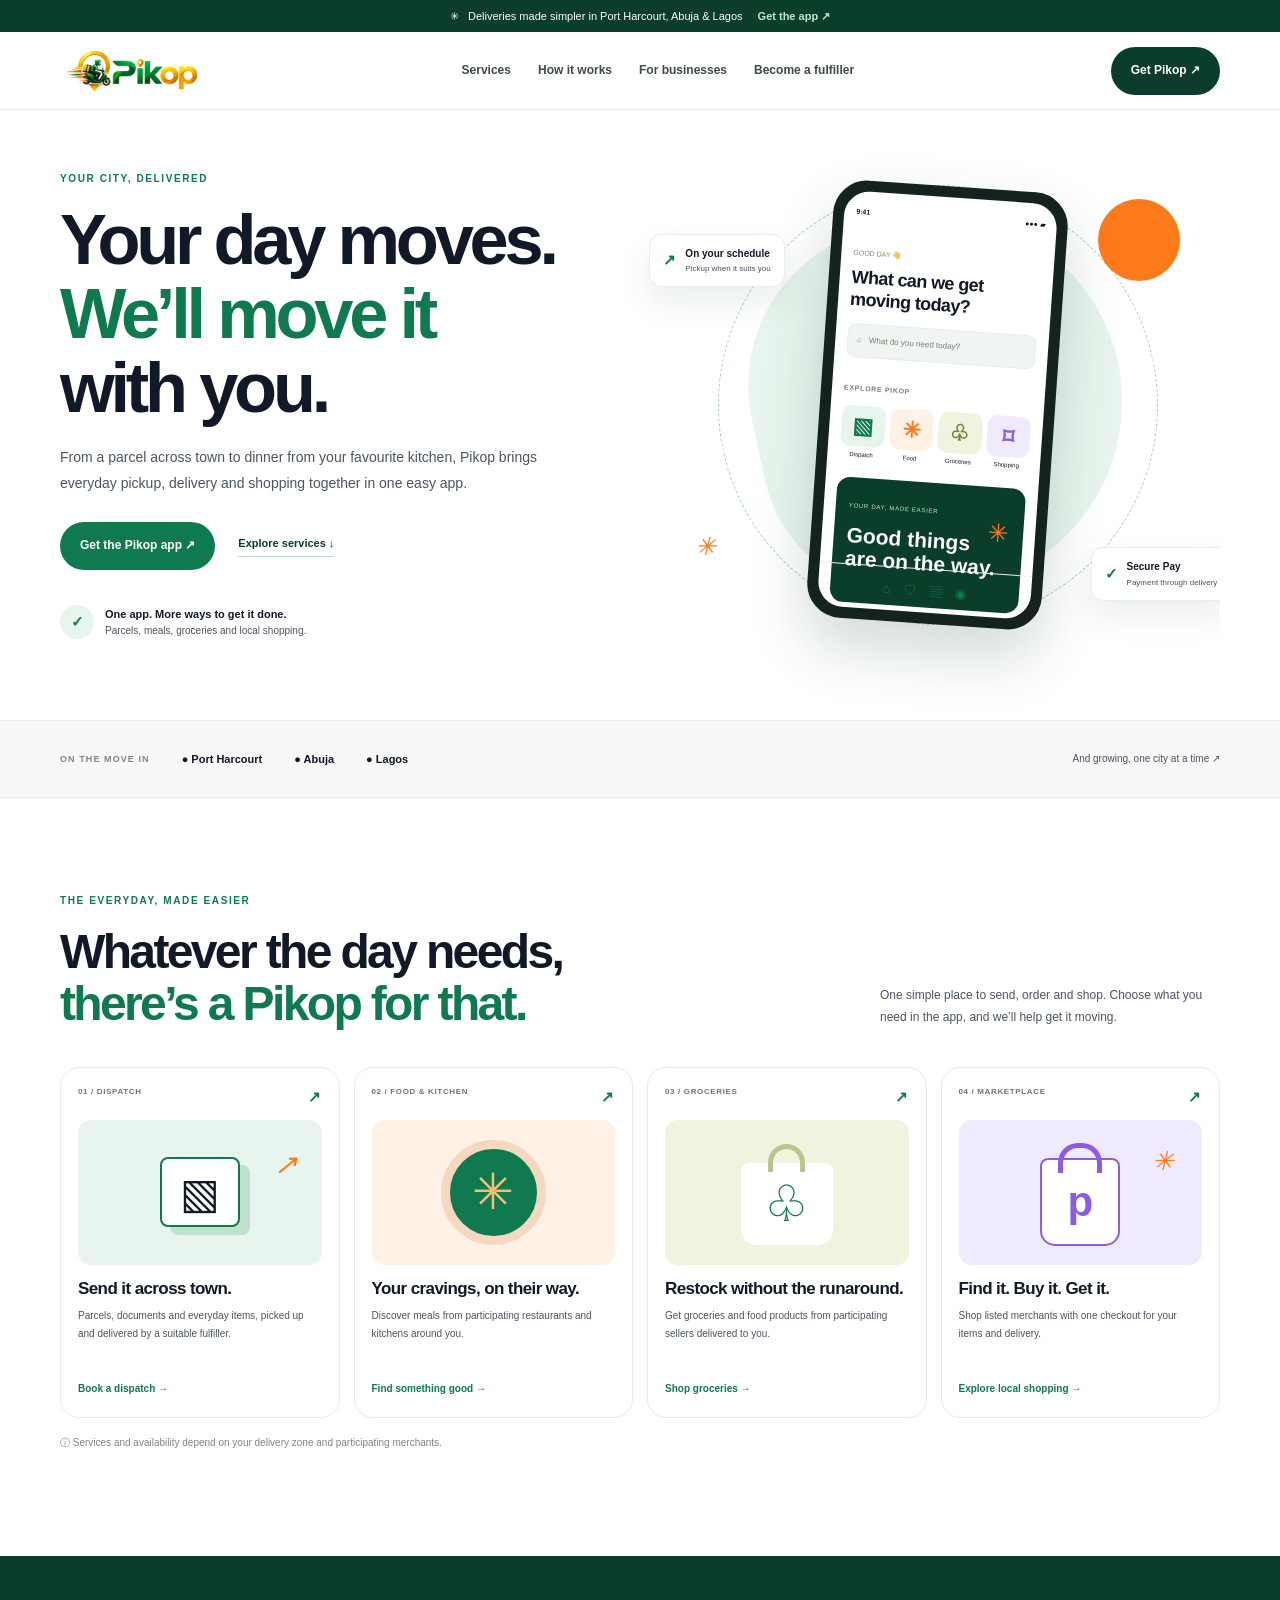
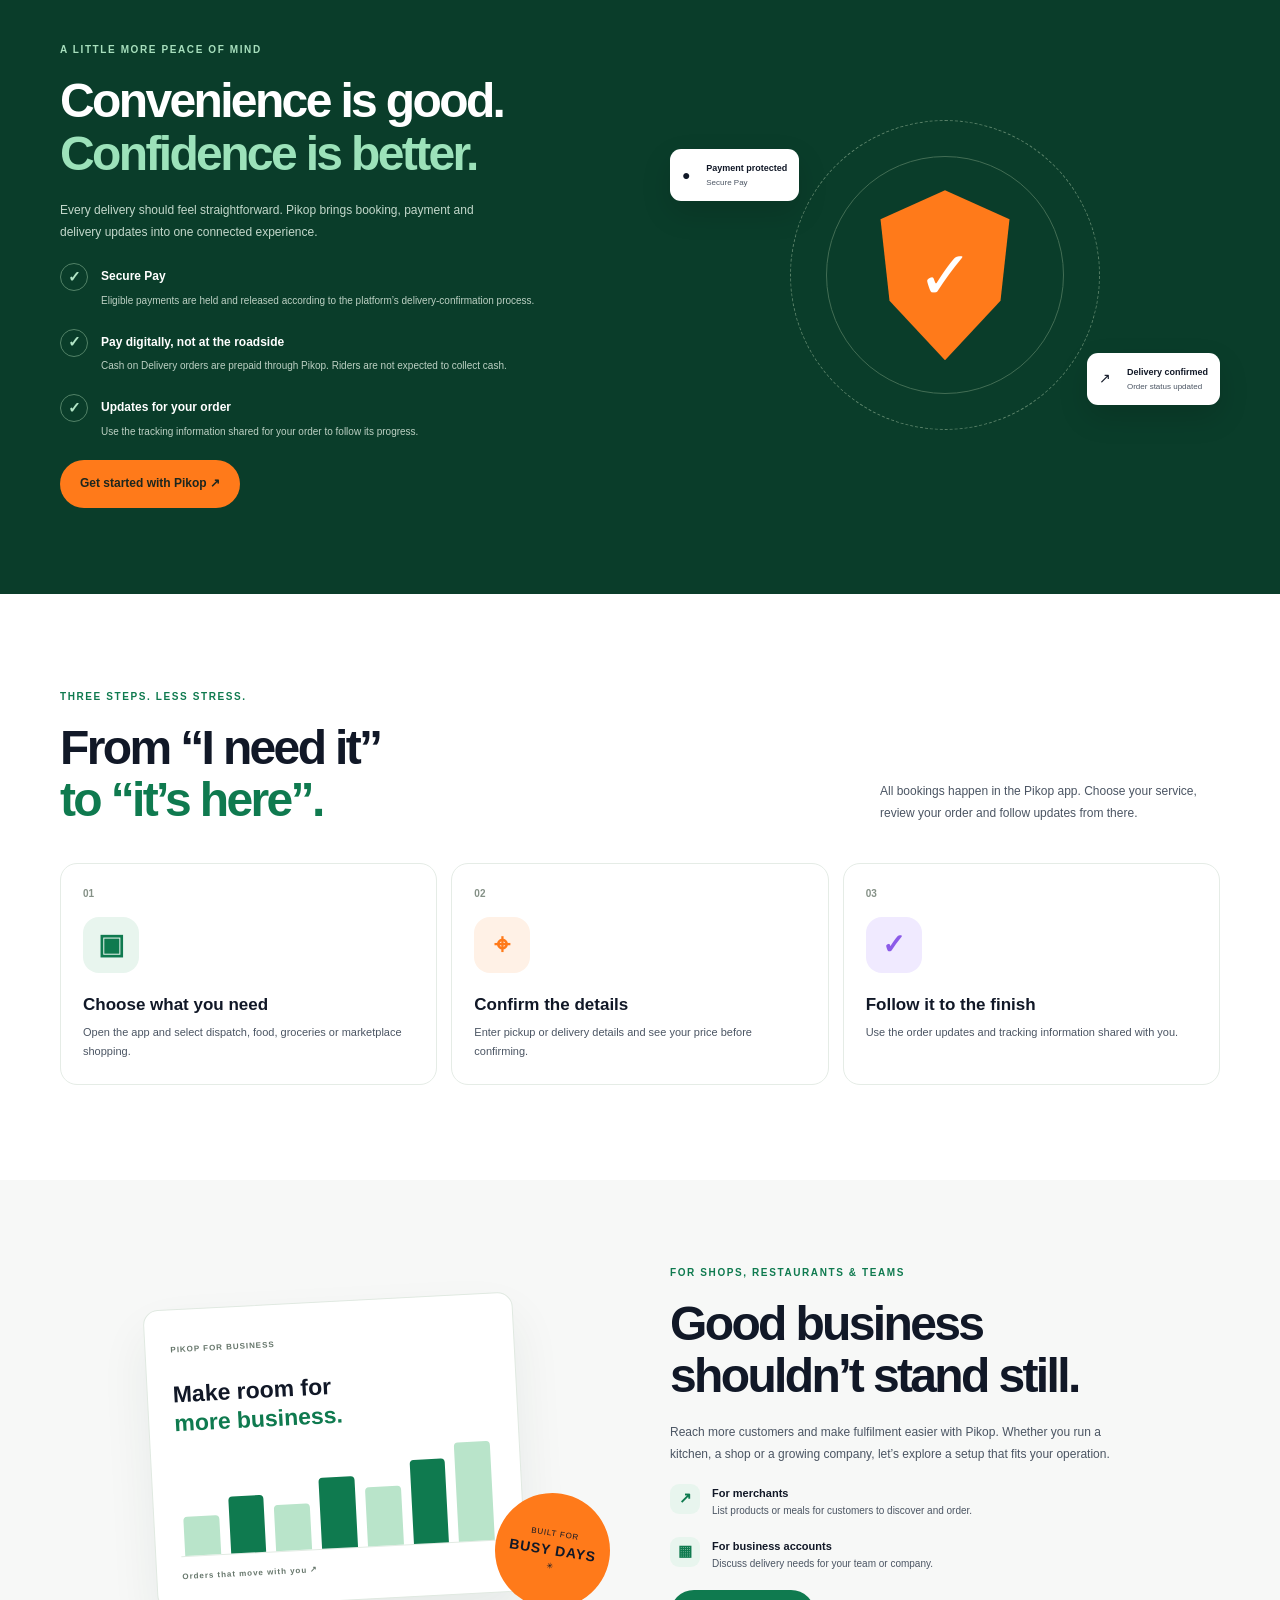
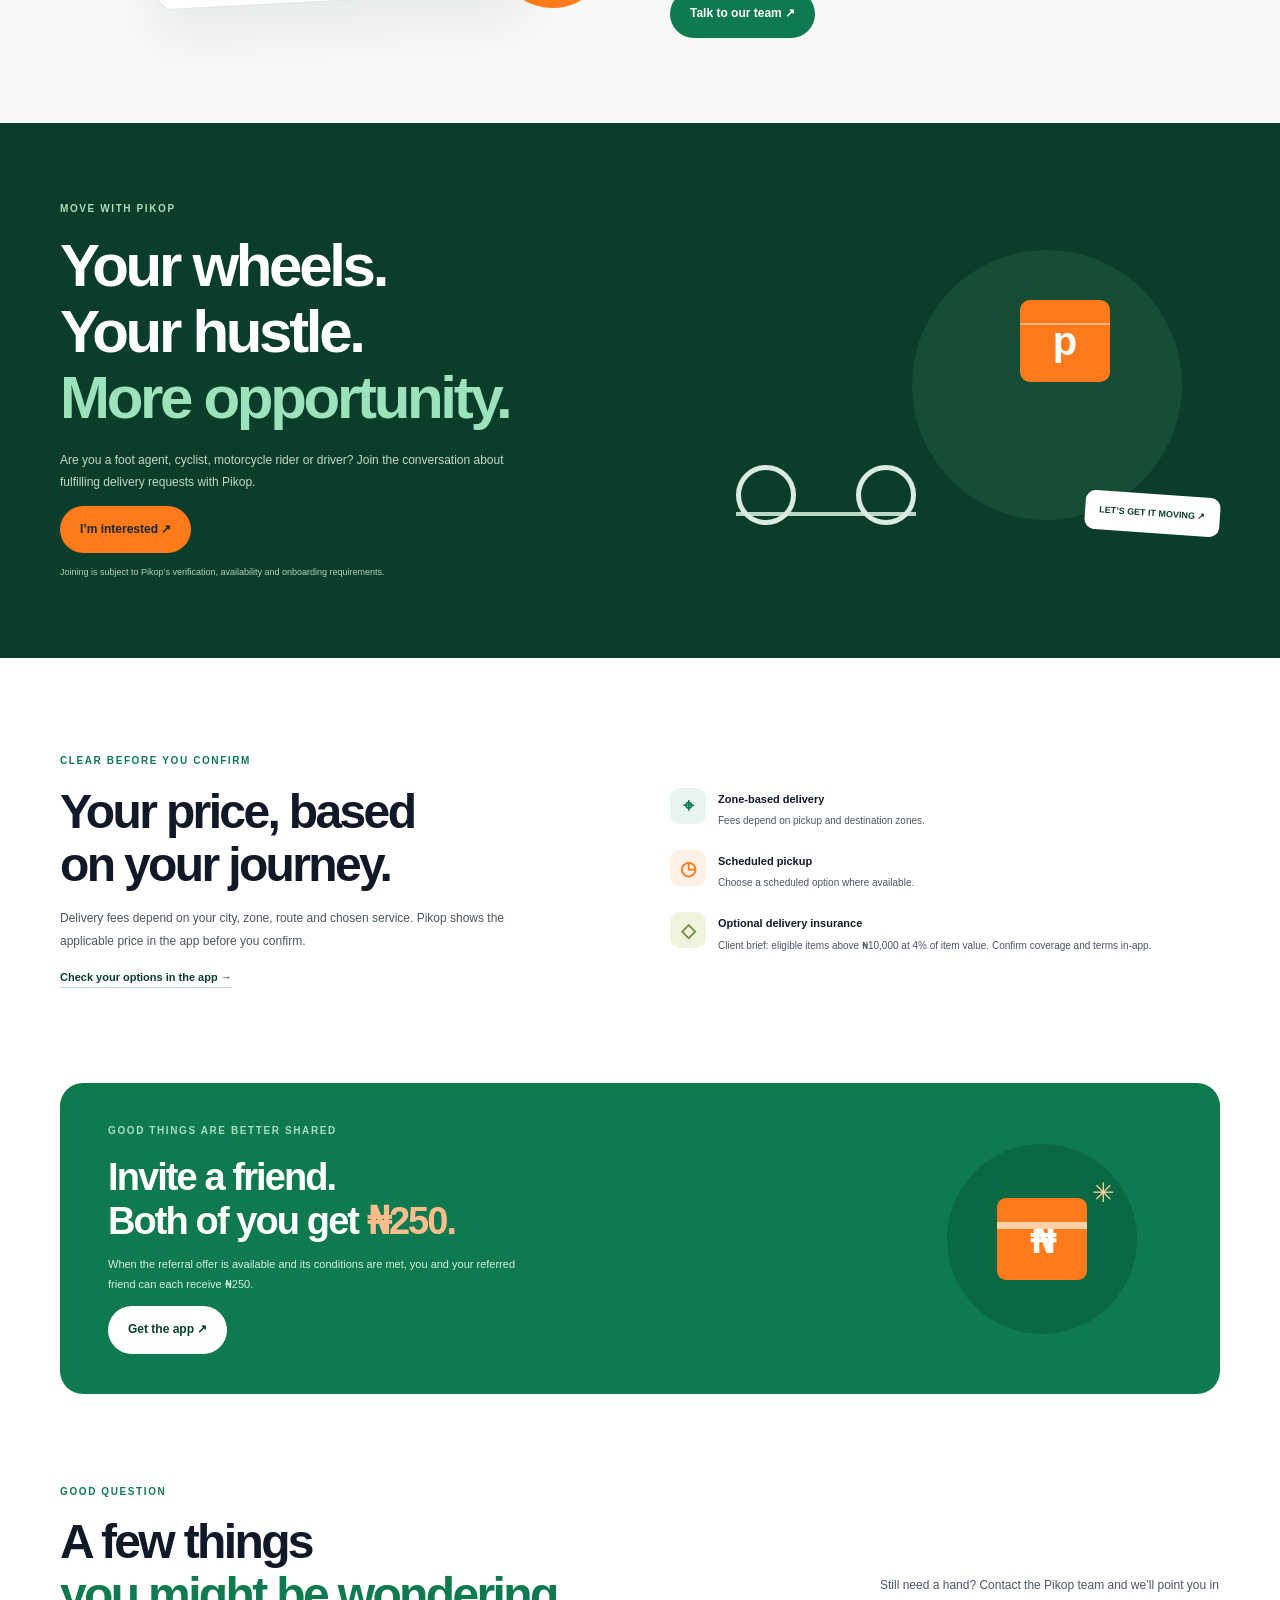
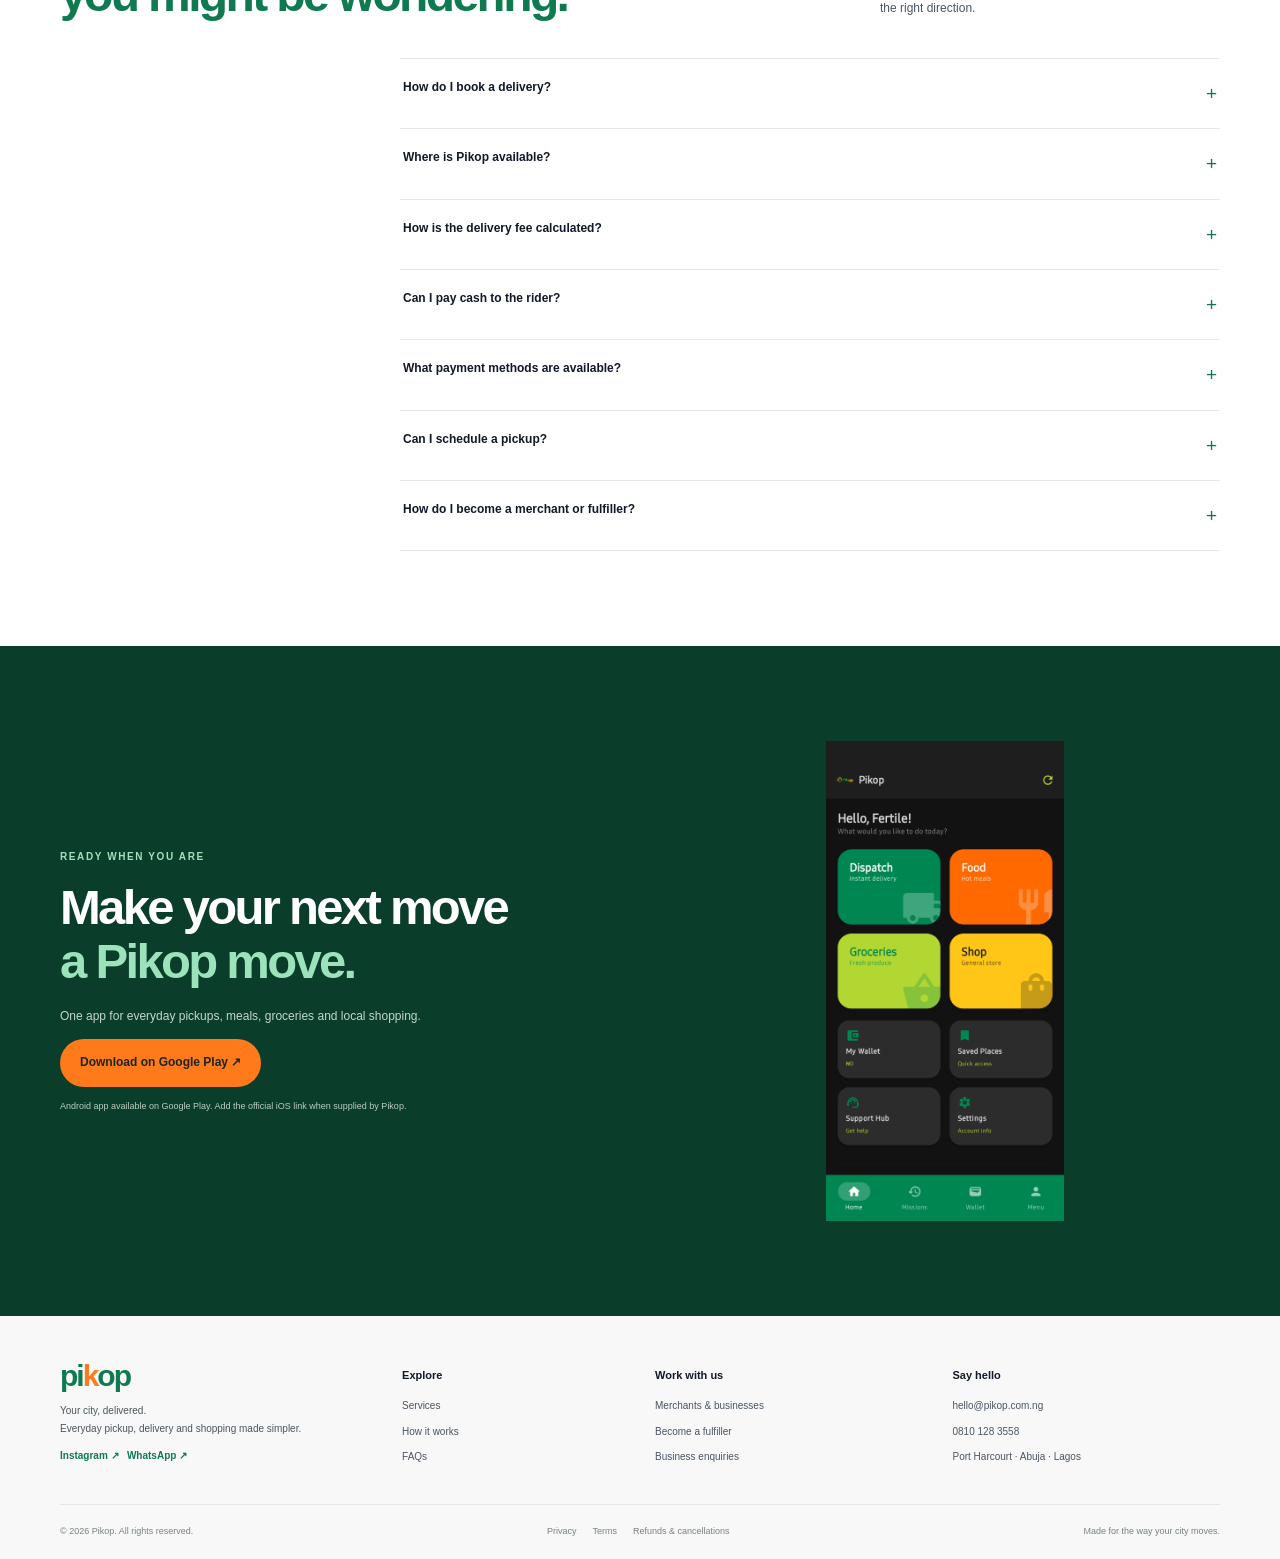
<file: index.html>
<!doctype html>
<html lang="en">

<head>
    <meta charset="utf-8">
    <meta name="viewport" content="width=device-width,initial-scale=1">
    <meta name="theme-color" content="#0F7A4F">
    <meta name="description"
        content="Pikop makes everyday pickup, delivery and local shopping simpler in Port Harcourt, Abuja and Lagos.">
    <title>Pikop — Your city, delivered</title>
    <link rel="stylesheet" href="styles.css">
</head>

<body>
    <div class="announcement">✳ &nbsp; Deliveries made simpler in Port Harcourt, Abuja &amp; Lagos <a
            href="#download">Get the app ↗</a></div>
    <header class="header"><a class="logo" href="#home" aria-label="Pikop home">
    <img src="assets/images/logo/pikop-logo.webp" alt="Pikop" class="logo-img">
</a><button class="menu"
            aria-label="Toggle navigation">☰</button>
        <nav><a href="#services">Services</a><a href="#how">How it works</a><a href="#business">For businesses</a><a
                href="#agents">Become a fulfiller</a></nav><a class="btn btn-dark" href="#download">Get Pikop ↗</a>
    </header>
    <main>
        <section class="hero wrap" id="home">
            <div class="hero-copy">
                <div class="eyebrow">YOUR CITY, DELIVERED</div>
                <h1>Your day moves.<br><em>We’ll move it</em><br>with you.</h1>
                <p>From a parcel across town to dinner from your favourite kitchen, Pikop brings everyday pickup,
                    delivery and shopping together in one easy app.</p>
                <div class="actions"><a class="btn" href="https://play.google.com/store/apps/details?id=com.ng.pikop"
                        target="_blank" rel="noopener">Get the Pikop app ↗</a><a class="underlink"
                        href="#services">Explore services ↓</a></div>
                <div class="proof"><b>✓</b><span><strong>One app. More ways to get it done.</strong><small>Parcels,
                            meals, groceries and local shopping.</small></span></div>
            </div>
            <div class="hero-art">
                <div class="orb"></div>
                <div class="sun"></div>
                <div class="phone">
                    <div class="screen">
                        <div class="status">9:41 <span>●●● ▰</span></div><small>GOOD DAY 👋</small>
                        <h3>What can we get<br>moving today?</h3>
                        <div class="search">⌕ &nbsp; What do you need today?</div><label>EXPLORE PIKOP</label>
                        <div class="mini-grid">
                            <div><b>▧</b><small>Dispatch</small></div>
                            <div><b>✳</b><small>Food</small></div>
                            <div><b>♧</b><small>Groceries</small></div>
                            <div><b>⌑</b><small>Shopping</small></div>
                        </div>
                        <div class="promo"><small>YOUR DAY, MADE EASIER</small><strong>Good things<br>are on the
                                way.</strong><span>✳</span></div>
                        <div class="phone-nav">⌂　♡　▤　◉</div>
                    </div>
                </div>
                <div class="float float-one">↗ <span><b>On your schedule</b><small>Pickup when it suits
                            you</small></span></div>
                <div class="float float-two">✓ <span><b>Secure Pay</b><small>Payment through delivery</small></span>
                </div><i class="spark">✳</i>
            </div>
        </section>
        <div class="cities">
            <div class="wrap cities-inner"><small>ON THE MOVE IN</small><b>● Port Harcourt</b><b>● Abuja</b><b>●
                    Lagos</b><span>And growing, one city at a time ↗</span></div>
        </div>
        <section class="section wrap" id="services">
            <div class="section-head">
                <div>
                    <div class="eyebrow">THE EVERYDAY, MADE EASIER</div>
                    <h2>Whatever the day needs,<br><em>there’s a Pikop for that.</em></h2>
                </div>
                <p>One simple place to send, order and shop. Choose what you need in the app, and we’ll help get it
                    moving.</p>
            </div>
            <div class="cards">
                <article class="service green-card">
                    <div class="card-label">01 / DISPATCH <b>↗</b></div>
                    <div class="illustration parcel-ill"><span>▧</span><i>↗</i></div>
                    <h3>Send it across town.</h3>
                    <p>Parcels, documents and everyday items, picked up and delivered by a suitable fulfiller.</p><a
                        href="#download">Book a dispatch →</a>
                </article>
                <article class="service orange-card">
                    <div class="card-label">02 / FOOD &amp; KITCHEN <b>↗</b></div>
                    <div class="illustration food-ill"><span>✳</span></div>
                    <h3>Your cravings, on their way.</h3>
                    <p>Discover meals from participating restaurants and kitchens around you.</p><a
                        href="#download">Find something good →</a>
                </article>
                <article class="service lime-card">
                    <div class="card-label">03 / GROCERIES <b>↗</b></div>
                    <div class="illustration grocery-ill"><span>♧</span><i></i></div>
                    <h3>Restock without the runaround.</h3>
                    <p>Get groceries and food products from participating sellers delivered to you.</p><a
                        href="#download">Shop groceries →</a>
                </article>
                <article class="service violet-card">
                    <div class="card-label">04 / MARKETPLACE <b>↗</b></div>
                    <div class="illustration shop-ill"><span>p</span><i>✳</i></div>
                    <h3>Find it. Buy it. Get it.</h3>
                    <p>Shop listed merchants with one checkout for your items and delivery.</p><a
                        href="#download">Explore local shopping →</a>
                </article>
            </div>
            <p class="note">ⓘ Services and availability depend on your delivery zone and participating merchants.</p>
        </section>
        <section class="dark-section" id="how">
            <div class="wrap split">
                <div>
                    <div class="eyebrow light">A LITTLE MORE PEACE OF MIND</div>
                    <h2>Convenience is good.<br><em>Confidence is better.</em></h2>
                    <p>Every delivery should feel straightforward. Pikop brings booking, payment and delivery updates
                        into one connected experience.</p>
                    <div class="feature"><b>✓</b>
                        <div><strong>Secure Pay</strong>
                            <p>Eligible payments are held and released according to the platform’s delivery-confirmation
                                process.</p>
                        </div>
                    </div>
                    <div class="feature"><b>✓</b>
                        <div><strong>Pay digitally, not at the roadside</strong>
                            <p>Cash on Delivery orders are prepaid through Pikop. Riders are not expected to collect
                                cash.</p>
                        </div>
                    </div>
                    <div class="feature"><b>✓</b>
                        <div><strong>Updates for your order</strong>
                            <p>Use the tracking information shared for your order to follow its progress.</p>
                        </div>
                    </div><a class="btn btn-orange" href="#download">Get started with Pikop ↗</a>
                </div>
                <div class="shield-art">
                    <div class="ring"></div>
                    <div class="shield">✓</div>
                    <div class="label label-a">● &nbsp;<span><b>Payment protected</b><small>Secure Pay</small></span>
                    </div>
                    <div class="label label-b">↗ &nbsp;<span><b>Delivery confirmed</b><small>Order status
                                updated</small></span></div>
                </div>
            </div>
        </section>
        <section class="section wrap">
            <div class="section-head">
                <div>
                    <div class="eyebrow">THREE STEPS. LESS STRESS.</div>
                    <h2>From “I need it”<br><em>to “it’s here”.</em></h2>
                </div>
                <p>All bookings happen in the Pikop app. Choose your service, review your order and follow updates from
                    there.</p>
            </div>
            <div class="steps">
                <article><span>01</span><b>▣</b>
                    <h3>Choose what you need</h3>
                    <p>Open the app and select dispatch, food, groceries or marketplace shopping.</p>
                </article>
                <article><span>02</span><b>⌖</b>
                    <h3>Confirm the details</h3>
                    <p>Enter pickup or delivery details and see your price before confirming.</p>
                </article>
                <article><span>03</span><b>✓</b>
                    <h3>Follow it to the finish</h3>
                    <p>Use the order updates and tracking information shared with you.</p>
                </article>
            </div>
        </section>
        <section class="business" id="business">
            <div class="wrap split business-split">
                <div class="business-visual">
                    <div class="dashboard"><small>PIKOP FOR BUSINESS</small>
                        <h3>Make room for<br><em>more business.</em></h3>
                        <div class="bars"><i></i><i></i><i></i><i></i><i></i><i></i><i></i></div><small>Orders that move
                            with you ↗</small>
                    </div>
                    <div class="sticker">BUILT FOR<br><b>BUSY DAYS</b> ✳</div>
                </div>
                <div>
                    <div class="eyebrow">FOR SHOPS, RESTAURANTS &amp; TEAMS</div>
                    <h2>Good business<br>shouldn’t stand still.</h2>
                    <p>Reach more customers and make fulfilment easier with Pikop. Whether you run a kitchen, a shop or
                        a growing company, let’s explore a setup that fits your operation.</p>
                    <div class="business-point"><b>↗</b><span><strong>For merchants</strong><small>List products or
                                meals for customers to discover and order.</small></span></div>
                    <div class="business-point"><b>▦</b><span><strong>For business accounts</strong><small>Discuss
                                delivery needs for your team or company.</small></span></div><a class="btn"
                        href="mailto:hello@pikop.com.ng?subject=Business%20enquiry%20for%20Pikop">Talk to our team ↗</a>
                </div>
            </div>
        </section>
        <section class="dark-section agents" id="agents">
            <div class="wrap split">
                <div>
                    <div class="eyebrow light">MOVE WITH PIKOP</div>
                    <h2>Your wheels.<br>Your hustle.<br><em>More opportunity.</em></h2>
                    <p>Are you a foot agent, cyclist, motorcycle rider or driver? Join the conversation about fulfilling
                        delivery requests with Pikop.</p><a class="btn btn-orange"
                        href="https://wa.me/2348101283558?text=Hello%20Pikop%2C%20I%27m%20interested%20in%20becoming%20a%20fulfiller"
                        target="_blank" rel="noopener">I’m interested ↗</a><small class="fine">Joining is subject to
                        Pikop’s verification, availability and onboarding requirements.</small>
                </div>
                <div class="rider-art">
                    <div class="rider-circle"></div>
                    <div class="box-art">p</div>
                    <div class="wheels"><i></i><i></i></div>
                    <div class="rider-caption">LET’S GET IT MOVING ↗</div>
                </div>
            </div>
        </section>
        <section class="section wrap pricing">
            <div>
                <div class="eyebrow">CLEAR BEFORE YOU CONFIRM</div>
                <h2>Your price, based<br>on your journey.</h2>
                <p>Delivery fees depend on your city, zone, route and chosen service. Pikop shows the applicable price
                    in the app before you confirm.</p><a class="underlink" href="#download">Check your options in the
                    app →</a>
            </div>
            <div class="price-points">
                <div><b>⌖</b><span><strong>Zone-based delivery</strong><small>Fees depend on pickup and destination
                            zones.</small></span></div>
                <div><b>◷</b><span><strong>Scheduled pickup</strong><small>Choose a scheduled option where
                            available.</small></span></div>
                <div><b>◇</b><span><strong>Optional delivery insurance</strong><small>Client brief: eligible items above
                            ₦10,000 at 4% of item value. Confirm coverage and terms in-app.</small></span></div>
            </div>
        </section>
        <section class="wrap referral">
            <div>
                <div class="eyebrow light">GOOD THINGS ARE BETTER SHARED</div>
                <h2>Invite a friend.<br>Both of you get <em>₦250.</em></h2>
                <p>When the referral offer is available and its conditions are met, you and your referred friend can
                    each receive ₦250.</p><a class="btn btn-white"
                    href="https://play.google.com/store/apps/details?id=com.ng.pikop" target="_blank" rel="noopener">Get
                    the app ↗</a>
            </div>
            <div class="gift">
                <div>✳</div><span>₦</span>
            </div>
        </section>
        <section class="section wrap faq" id="faq">
            <div class="section-head">
                <div>
                    <div class="eyebrow">GOOD QUESTION</div>
                    <h2>A few things<br><em>you might be wondering.</em></h2>
                </div>
                <p>Still need a hand? Contact the Pikop team and we’ll point you in the right direction.</p>
            </div>
            <div class="faq-list">
                <details>
                    <summary>How do I book a delivery? <b>+</b></summary>
                    <p>Download Pikop from Google Play, open the app and choose your service. Bookings are made in the
                        app, not on this website.</p>
                </details>
                <details>
                    <summary>Where is Pikop available? <b>+</b></summary>
                    <p>Pikop currently lists Port Harcourt, Abuja and Lagos as service locations. Availability depends
                        on your zone and participating merchants.</p>
                </details>
                <details>
                    <summary>How is the delivery fee calculated? <b>+</b></summary>
                    <p>Fees are zone-based and may vary by city, pickup and destination zones, route and service. Review
                        the final fee in-app before confirming.</p>
                </details>
                <details>
                    <summary>Can I pay cash to the rider? <b>+</b></summary>
                    <p>Cash on Delivery orders are prepaid through Pikop. Riders are not expected to collect cash from
                        customers.</p>
                </details>
                <details>
                    <summary>What payment methods are available? <b>+</b></summary>
                    <p>Depending on availability, payment options include wallet, bank transfer, card and USSD. Check
                        the checkout screen for current options.</p>
                </details>
                <details>
                    <summary>Can I schedule a pickup? <b>+</b></summary>
                    <p>Scheduled pickup options are available where offered in the app. Check the booking screen for
                        available times.</p>
                </details>
                <details>
                    <summary>How do I become a merchant or fulfiller? <b>+</b></summary>
                    <p>Contact the Pikop team using the details below or WhatsApp. Onboarding and verification
                        requirements apply.</p>
                </details>
            </div>
        </section>
        <section class="download" id="download">
            <div class="wrap split">
                <div>
                    <div class="eyebrow light">READY WHEN YOU ARE</div>
                    <h2>Make your next move<br><em>a Pikop move.</em></h2>
                    <p>One app for everyday pickups, meals, groceries and local shopping.</p><a class="btn btn-orange"
                        href="https://play.google.com/store/apps/details?id=com.ng.pikop" target="_blank"
                        rel="noopener">Download on Google Play ↗</a><small class="fine">Android app available on Google
                        Play. Add the official iOS link when supplied by Pikop.</small>
                </div>
                <div class="download-art app-preview">
                    <img
                        src="assets/images/app-screenshots/app-home.png"
                        alt="Pikop mobile app home screen"
                        class="app-screenshot"
                    >
                </div>
            </div>
        </section>
    </main>
    <footer>
        <div class="wrap footer-grid">
            <div><a class="logo" href="#home">pi<span>k</span>op</a>
                <p>Your city, delivered.<br>Everyday pickup, delivery and shopping made simpler.</p><a
                    href="https://www.instagram.com/pikop.ng/" target="_blank" rel="noopener">Instagram ↗</a> &nbsp; <a
                    href="https://wa.me/2348101283558" target="_blank" rel="noopener">WhatsApp ↗</a>
            </div>
            <div><b>Explore</b><a href="#services">Services</a><a href="#how">How it works</a><a href="#faq">FAQs</a>
            </div>
            <div><b>Work with us</b><a href="#business">Merchants &amp; businesses</a><a href="#agents">Become a
                    fulfiller</a><a href="mailto:hello@pikop.com.ng">Business enquiries</a></div>
            <div><b>Say hello</b><a href="mailto:hello@pikop.com.ng">hello@pikop.com.ng</a><a
                    href="tel:+2348101283558">0810 128 3558</a><span>Port Harcourt · Abuja · Lagos</span></div>
        </div>
        <div class="wrap footer-bottom"><span>© <span id="year"></span> Pikop. All rights reserved.</span>
            <div><a href="pages/privacy.html">Privacy</a><a href="pages/terms.html">Terms</a><a
                    href="pages/refunds.html">Refunds &amp; cancellations</a></div><span>Made for the way your city
                moves.</span>
        </div>
    </footer>

<script src="script.js" defer></script>

</body>

</html>
</file>
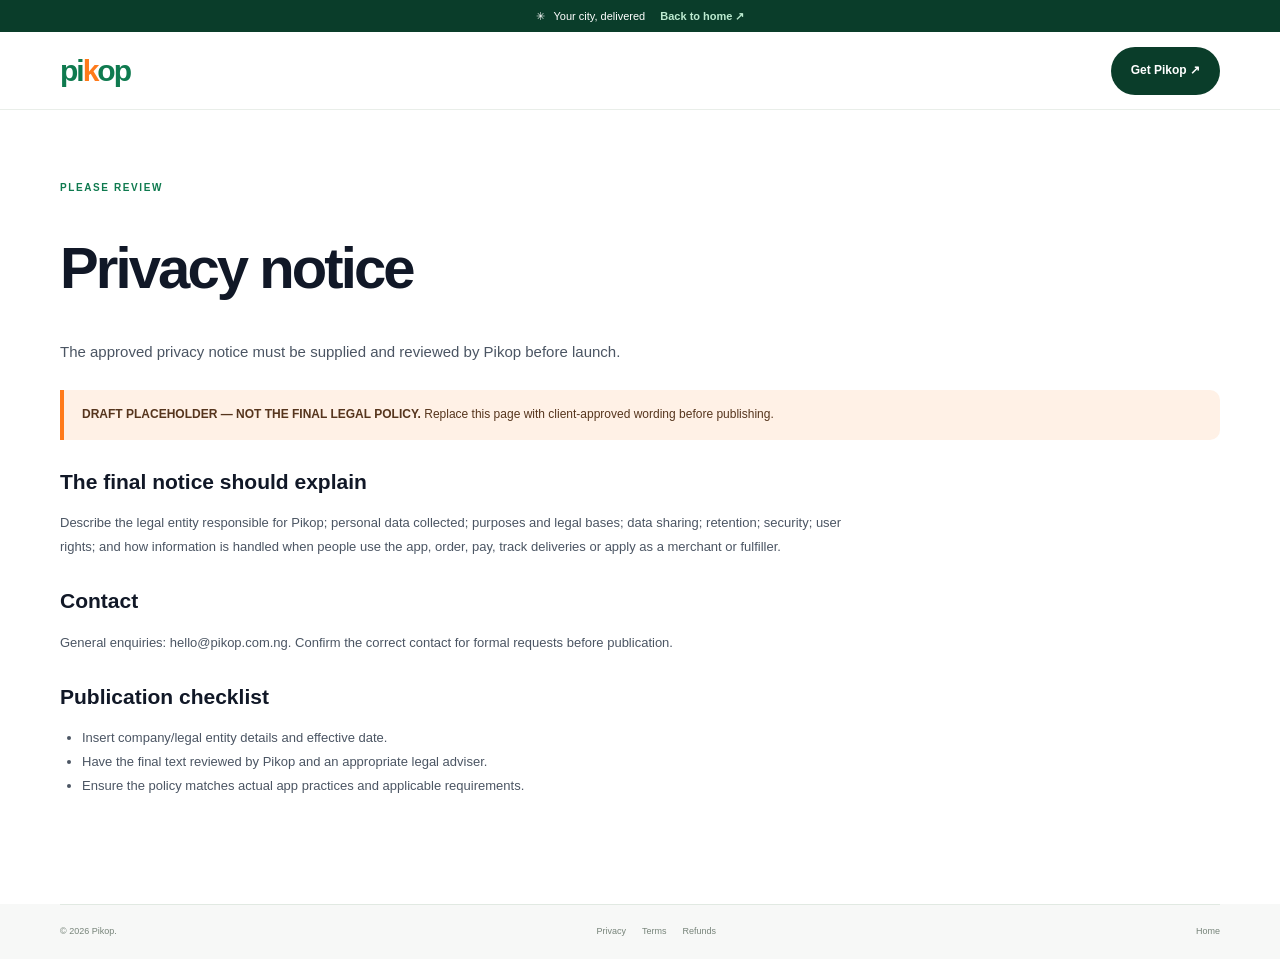
<file: pages/privacy.html>
<!doctype html><html lang="en"><head><meta charset="utf-8"><meta name="viewport" content="width=device-width,initial-scale=1"><title>Privacy notice — Pikop</title><link rel="stylesheet" href="../styles.css"></head><body><div class="announcement">✳ &nbsp; Your city, delivered <a href="../index.html">Back to home ↗</a></div><header class="header"><a class="logo" href="../index.html">pi<span>k</span>op</a><a class="btn btn-dark" href="https://play.google.com/store/apps/details?id=com.ng.pikop">Get Pikop ↗</a></header><main class="wrap policy"><div class="eyebrow">PLEASE REVIEW</div><h1>Privacy notice</h1><p class="intro">The approved privacy notice must be supplied and reviewed by Pikop before launch.</p><div class="warning"><strong>DRAFT PLACEHOLDER — NOT THE FINAL LEGAL POLICY.</strong> Replace this page with client-approved wording before publishing.</div><div class="policy-content"><h2>The final notice should explain</h2><p>Describe the legal entity responsible for Pikop; personal data collected; purposes and legal bases; data sharing; retention; security; user rights; and how information is handled when people use the app, order, pay, track deliveries or apply as a merchant or fulfiller.</p><h2>Contact</h2><p>General enquiries: <a href="mailto:hello@pikop.com.ng">hello@pikop.com.ng</a>. Confirm the correct contact for formal requests before publication.</p><h2>Publication checklist</h2><ul><li>Insert company/legal entity details and effective date.</li><li>Have the final text reviewed by Pikop and an appropriate legal adviser.</li><li>Ensure the policy matches actual app practices and applicable requirements.</li></ul></div></main><footer><div class="wrap footer-bottom"><span>© <span id="year"></span> Pikop.</span><div><a href="privacy.html">Privacy</a><a href="terms.html">Terms</a><a href="refunds.html">Refunds</a></div><a href="../index.html">Home</a></div></footer><script src="../script.js"></script></body></html>
</file>
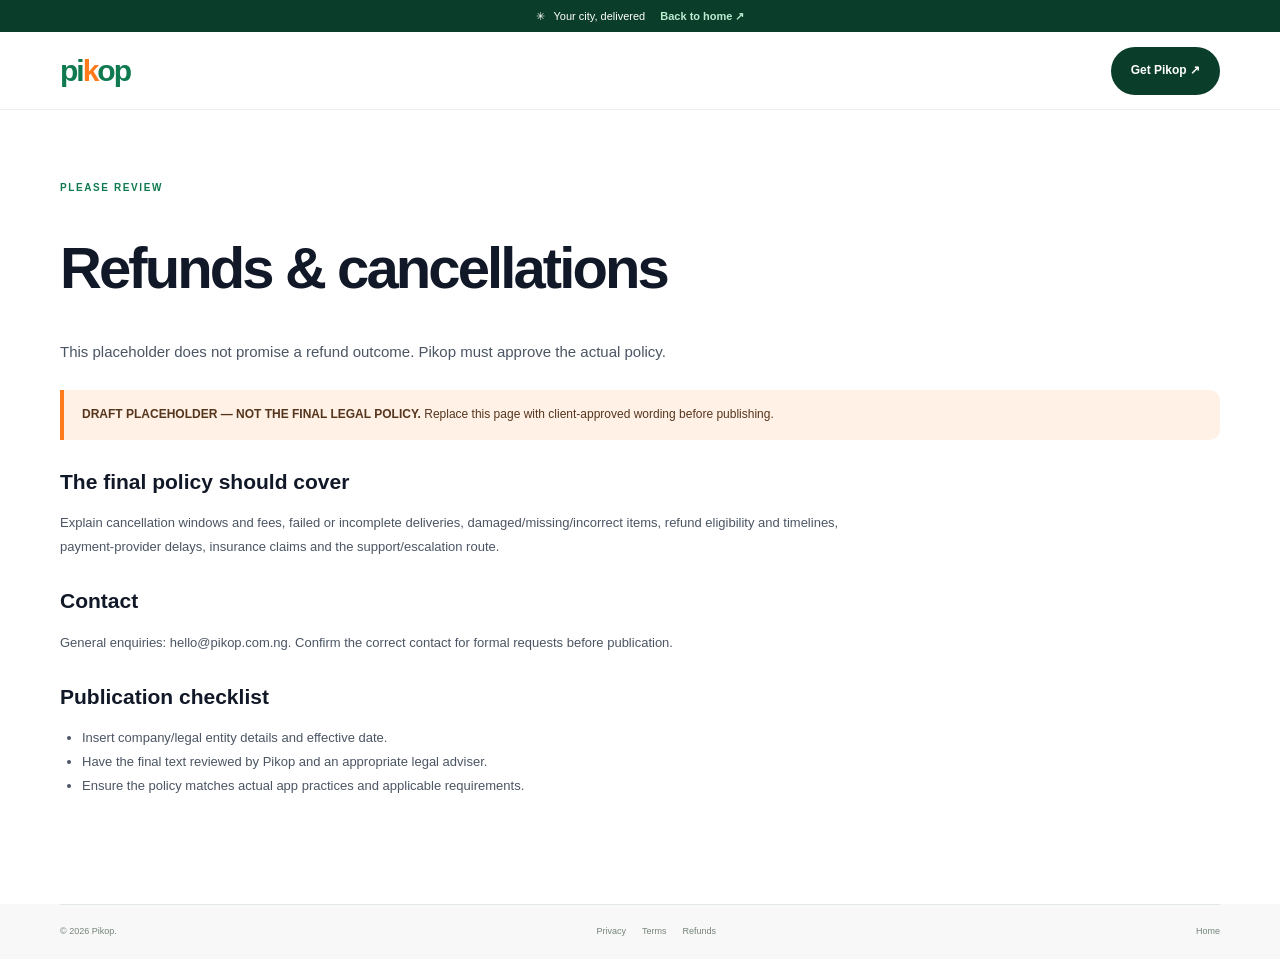
<file: pages/refunds.html>
<!doctype html><html lang="en"><head><meta charset="utf-8"><meta name="viewport" content="width=device-width,initial-scale=1"><title>Refunds & cancellations — Pikop</title><link rel="stylesheet" href="../styles.css"></head><body><div class="announcement">✳ &nbsp; Your city, delivered <a href="../index.html">Back to home ↗</a></div><header class="header"><a class="logo" href="../index.html">pi<span>k</span>op</a><a class="btn btn-dark" href="https://play.google.com/store/apps/details?id=com.ng.pikop">Get Pikop ↗</a></header><main class="wrap policy"><div class="eyebrow">PLEASE REVIEW</div><h1>Refunds & cancellations</h1><p class="intro">This placeholder does not promise a refund outcome. Pikop must approve the actual policy.</p><div class="warning"><strong>DRAFT PLACEHOLDER — NOT THE FINAL LEGAL POLICY.</strong> Replace this page with client-approved wording before publishing.</div><div class="policy-content"><h2>The final policy should cover</h2><p>Explain cancellation windows and fees, failed or incomplete deliveries, damaged/missing/incorrect items, refund eligibility and timelines, payment-provider delays, insurance claims and the support/escalation route.</p><h2>Contact</h2><p>General enquiries: <a href="mailto:hello@pikop.com.ng">hello@pikop.com.ng</a>. Confirm the correct contact for formal requests before publication.</p><h2>Publication checklist</h2><ul><li>Insert company/legal entity details and effective date.</li><li>Have the final text reviewed by Pikop and an appropriate legal adviser.</li><li>Ensure the policy matches actual app practices and applicable requirements.</li></ul></div></main><footer><div class="wrap footer-bottom"><span>© <span id="year"></span> Pikop.</span><div><a href="privacy.html">Privacy</a><a href="terms.html">Terms</a><a href="refunds.html">Refunds</a></div><a href="../index.html">Home</a></div></footer><script src="../script.js"></script></body></html>
</file>
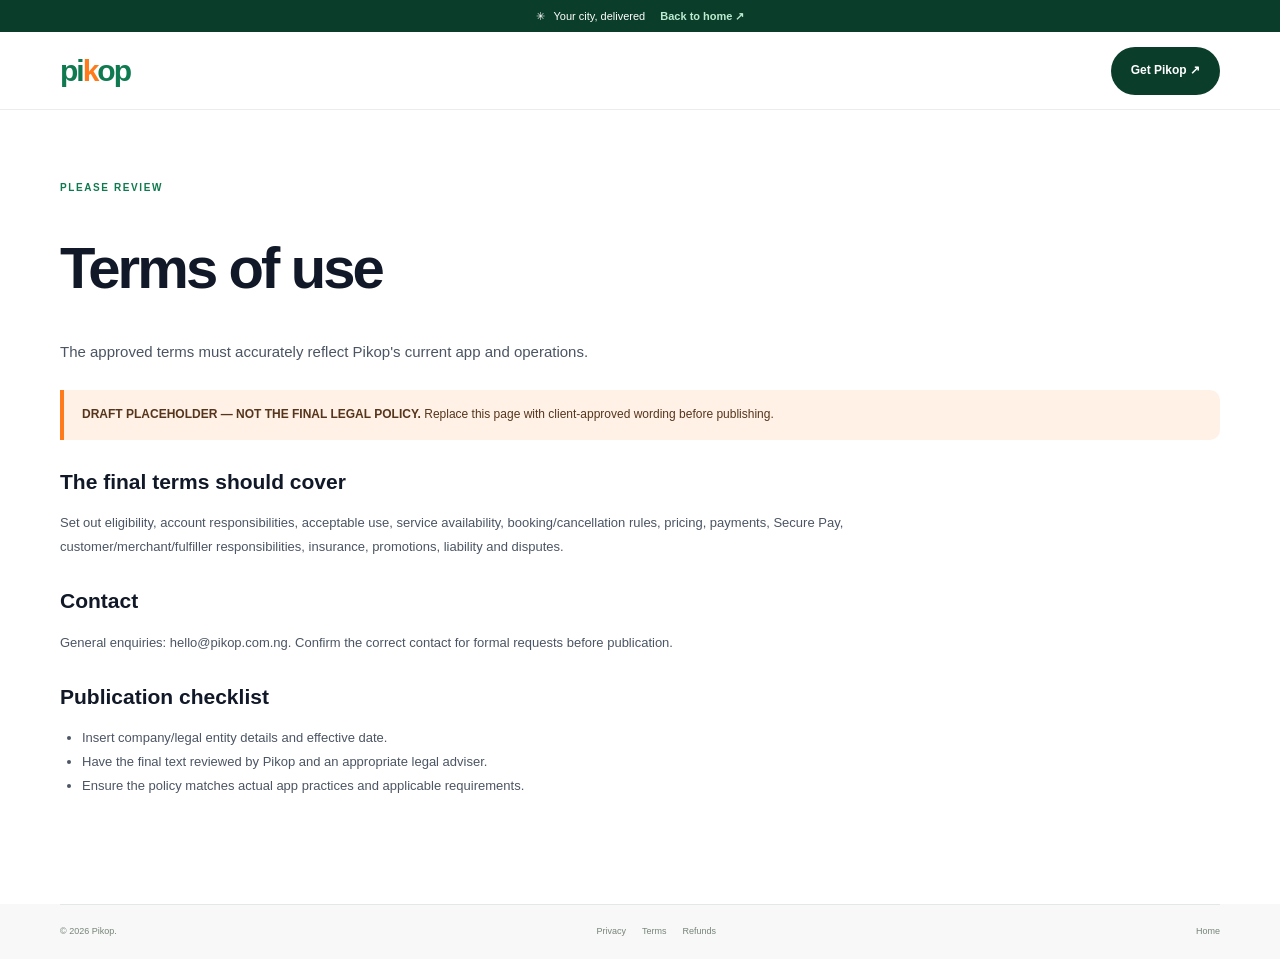
<file: pages/terms.html>
<!doctype html><html lang="en"><head><meta charset="utf-8"><meta name="viewport" content="width=device-width,initial-scale=1"><title>Terms of use — Pikop</title><link rel="stylesheet" href="../styles.css"></head><body><div class="announcement">✳ &nbsp; Your city, delivered <a href="../index.html">Back to home ↗</a></div><header class="header"><a class="logo" href="../index.html">pi<span>k</span>op</a><a class="btn btn-dark" href="https://play.google.com/store/apps/details?id=com.ng.pikop">Get Pikop ↗</a></header><main class="wrap policy"><div class="eyebrow">PLEASE REVIEW</div><h1>Terms of use</h1><p class="intro">The approved terms must accurately reflect Pikop's current app and operations.</p><div class="warning"><strong>DRAFT PLACEHOLDER — NOT THE FINAL LEGAL POLICY.</strong> Replace this page with client-approved wording before publishing.</div><div class="policy-content"><h2>The final terms should cover</h2><p>Set out eligibility, account responsibilities, acceptable use, service availability, booking/cancellation rules, pricing, payments, Secure Pay, customer/merchant/fulfiller responsibilities, insurance, promotions, liability and disputes.</p><h2>Contact</h2><p>General enquiries: <a href="mailto:hello@pikop.com.ng">hello@pikop.com.ng</a>. Confirm the correct contact for formal requests before publication.</p><h2>Publication checklist</h2><ul><li>Insert company/legal entity details and effective date.</li><li>Have the final text reviewed by Pikop and an appropriate legal adviser.</li><li>Ensure the policy matches actual app practices and applicable requirements.</li></ul></div></main><footer><div class="wrap footer-bottom"><span>© <span id="year"></span> Pikop.</span><div><a href="privacy.html">Privacy</a><a href="terms.html">Terms</a><a href="refunds.html">Refunds</a></div><a href="../index.html">Home</a></div></footer><script src="../script.js"></script></body></html>
</file>
<file: styles.css>
:root {
    --green: #0F7A4F;
    --deep: #0A3D2A;
    --tint: #E8F5EE;
    --orange: #FF7A1A;
    --orange-tint: #FFF1E6;
    --ink: #111827;
    --slate: #4B5563;
    --mist: #E5E7EB;
    --alt: #F7F8F7;
    --font: Arial, Helvetica, sans-serif;
    --display: 'Trebuchet MS', Arial, sans-serif
}

* {
    box-sizing: border-box
}

html {
    scroll-behavior: smooth;
    scroll-padding-top: 90px
}

body {
    margin: 0;
    color: var(--ink);
    font: 15px/1.65 var(--font)
}

a {
    color: inherit;
    text-decoration: none
}

.wrap {
    width: min(1160px, calc(100% - 48px));
    margin: auto
}

.announcement {
    background: var(--deep);
    color: #fff;
    text-align: center;
    padding: 7px 12px;
    font-size: 11px
}

.announcement a {
    color: #bcebd0;
    font-weight: bold;
    margin-left: 12px
}

.header {
    height: 78px;
    display: flex;
    align-items: center;
    justify-content: space-between;
    gap: 25px;
    padding: 0 max(24px, calc((100vw - 1160px)/2));
    background: #fff;
    border-bottom: 1px solid #e9eee9;
    position: sticky;
    top: 0;
    z-index: 10
}

.logo {
    font: 900 30px/1 var(--display);
    letter-spacing: -2px;
    color: var(--green)
}

.logo span {
    color: var(--orange)
}

nav {
    display: flex;
    gap: 27px;
    font-size: 12px;
    font-weight: bold;
    color: #3e4a42
}

nav a:hover,
footer a:hover {
    color: var(--green)
}

.btn {
    display: inline-flex;
    align-items: center;
    justify-content: center;
    gap: 12px;
    border-radius: 50px;
    background: var(--green);
    color: #fff;
    padding: 14px 20px;
    font-size: 12px;
    font-weight: bold;
    transition: .2s
}

.btn:hover {
    transform: translateY(-2px);
    box-shadow: 0 10px 25px #0a3d2a20
}

.btn-dark {
    background: var(--deep)
}

.btn-orange {
    background: var(--orange);
    color: #1d261e
}

.btn-white {
    background: #fff;
    color: var(--deep)
}

.menu {
    display: none;
    background: none;
    border: 0;
    font-size: 24px;
    color: var(--deep)
}

.hero {
    display: grid;
    grid-template-columns: 1fr 1fr;
    gap: 30px;
    align-items: center;
    padding-top: 45px;
    padding-bottom: 65px;
    min-height: 610px;
    overflow: hidden
}

.eyebrow {
    font-size: 10px;
    font-weight: 800;
    letter-spacing: .16em;
    color: var(--green);
    margin-bottom: 16px
}

.hero h1 {
    font: 900 clamp(46px, 5.5vw, 72px)/1.05 var(--display);
    letter-spacing: -.06em;
    margin: 0 0 20px
}

.hero h1 em,
h2 em {
    font-style: normal;
    color: var(--green)
}

.hero-copy>p,
.section-head>p,
.business-split>div>p,
.pricing>div:first-child>p {
    max-width: 485px;
    color: var(--slate);
    font-size: 14px;
    line-height: 1.85
}

.actions {
    display: flex;
    align-items: center;
    gap: 23px;
    flex-wrap: wrap;
    margin-top: 25px
}

.underlink {
    font-size: 11px;
    font-weight: bold;
    color: var(--deep);
    border-bottom: 1px solid #bddac9;
    padding-bottom: 4px
}

.proof {
    display: flex;
    align-items: center;
    gap: 11px;
    margin-top: 35px
}

.proof>b {
    background: var(--tint);
    color: var(--green);
    width: 34px;
    height: 34px;
    border-radius: 50%;
    display: grid;
    place-items: center
}

.proof strong,
.proof small {
    display: block
}

.proof strong {
    font-size: 11px
}

.proof small {
    font-size: 10px;
    color: var(--slate)
}

.hero-art {
    height: 490px;
    position: relative;
    display: grid;
    place-items: center;
    isolation: isolate
}

.orb {
    position: absolute;
    width: 370px;
    height: 370px;
    border-radius: 47% 53% 56% 44%;
    background: var(--tint);
    z-index: -2;
    transform: rotate(-12deg)
}

.orb:after {
    content: '';
    position: absolute;
    inset: -35px;
    border: 1px dashed #a5ceb7;
    border-radius: 50%
}

.sun {
    position: absolute;
    width: 82px;
    height: 82px;
    background: var(--orange);
    border-radius: 50%;
    right: 7%;
    top: 8%;
    z-index: -1
}

.phone {
    width: 235px;
    height: 438px;
    background: #14231b;
    border: 6px solid #14231b;
    border-radius: 34px;
    padding: 5px;
    box-shadow: 0 28px 60px #0a3d2a30;
    transform: rotate(4deg);
    z-index: 2
}

.screen {
    height: 100%;
    border-radius: 25px;
    background: #fff;
    padding: 15px 12px;
    overflow: hidden;
    position: relative
}

.status {
    font-size: 7px;
    font-weight: bold;
    display: flex;
    justify-content: space-between;
    margin-bottom: 20px
}

.screen>small {
    font-size: 7px;
    color: #7a867e
}

.screen h3 {
    font: 900 18px/1.2 var(--display);
    letter-spacing: -.6px;
    margin: 5px 0 13px
}

.search {
    font-size: 8px;
    background: #f1f5f2;
    border: 1px solid #e6ede7;
    border-radius: 9px;
    padding: 9px;
    color: #738077;
    margin-bottom: 16px
}

.screen label {
    font-size: 7px;
    letter-spacing: .1em;
    font-weight: bold;
    color: #718076
}

.mini-grid {
    display: grid;
    grid-template-columns: repeat(4, 1fr);
    gap: 5px;
    margin-top: 8px
}

.mini-grid div {
    text-align: center
}

.mini-grid b {
    height: 41px;
    display: grid;
    place-items: center;
    border-radius: 10px;
    background: var(--tint);
    color: var(--green);
    font-size: 22px
}

.mini-grid div:nth-child(2) b {
    background: var(--orange-tint);
    color: var(--orange)
}

.mini-grid div:nth-child(3) b {
    background: #f0f3dd;
    color: #6c873e
}

.mini-grid div:nth-child(4) b {
    background: #f0eaff;
    color: #8c5be8
}

.mini-grid small {
    display: block;
    font-size: 6px;
    margin-top: 4px
}

.promo {
    height: 125px;
    background: var(--deep);
    border-radius: 13px;
    color: white;
    padding: 13px;
    margin-top: 17px;
    position: relative
}

.promo small {
    font-size: 6px;
    color: #bfe9d0;
    letter-spacing: .12em
}

.promo strong {
    display: block;
    font: 900 21px/1.1 var(--display);
    margin-top: 8px
}

.promo span {
    position: absolute;
    right: 15px;
    top: 25px;
    color: var(--orange);
    font-size: 25px
}

.phone-nav {
    position: absolute;
    bottom: 0;
    left: 0;
    right: 0;
    border-top: 1px solid #e7eee8;
    padding: 11px;
    text-align: center;
    font-size: 13px;
    color: var(--green)
}

.float {
    position: absolute;
    background: #fff;
    box-shadow: 0 15px 35px #0a3d2a17;
    border: 1px solid #e8eee9;
    border-radius: 12px;
    padding: 11px 13px;
    display: flex;
    gap: 9px;
    align-items: center;
    z-index: 4;
    color: var(--green);
    font-weight: bold
}

.float span {
    color: var(--ink)
}

.float b,
.float small {
    display: block
}

.float b {
    font-size: 10px
}

.float small {
    font-size: 8px;
    color: var(--slate);
    font-weight: normal
}

.float-one {
    top: 15%;
    left: -1%
}

.float-two {
    right: -2%;
    bottom: 10%
}

.spark {
    position: absolute;
    left: 7%;
    bottom: 17%;
    font-size: 25px;
    color: var(--orange)
}

.cities {
    background: var(--alt);
    border-block: 1px solid #e9eee9
}

.cities-inner {
    min-height: 76px;
    display: flex;
    align-items: center;
    gap: 32px
}

.cities small {
    font-size: 9px;
    letter-spacing: .12em;
    color: #7c887f;
    font-weight: bold
}

.cities b {
    font-size: 11px
}

.cities span {
    margin-left: auto;
    color: var(--slate);
    font-size: 10px
}

.section {
    padding-top: 95px;
    padding-bottom: 95px
}

.section-head {
    display: flex;
    justify-content: space-between;
    align-items: flex-end;
    gap: 35px;
    margin-bottom: 36px
}

.section-head h2,
.split h2,
.pricing h2 {
    font: 900 clamp(34px, 4vw, 48px)/1.1 var(--display);
    letter-spacing: -.055em;
    margin: 0
}

.section-head>p {
    max-width: 340px;
    margin: 0 0 3px;
    font-size: 12px
}

.cards {
    display: grid;
    grid-template-columns: repeat(4, 1fr);
    gap: 14px
}

.service {
    border: 1px solid #e5ece6;
    border-radius: 19px;
    padding: 17px;
    transition: .2s
}

.service:hover {
    transform: translateY(-4px);
    box-shadow: 0 18px 40px #0a3d2a12
}

.card-label {
    display: flex;
    justify-content: space-between;
    font-size: 8px;
    font-weight: bold;
    letter-spacing: .08em;
    color: #6b796f
}

.card-label b {
    font-size: 15px;
    color: var(--green)
}

.illustration {
    height: 145px;
    margin: 10px 0 13px;
    border-radius: 13px;
    display: grid;
    place-items: center;
    position: relative;
    overflow: hidden
}

.green-card .illustration {
    background: var(--tint)
}

.orange-card .illustration {
    background: var(--orange-tint)
}

.lime-card .illustration {
    background: #f0f3dd
}

.violet-card .illustration {
    background: #f0eaff
}

.parcel-ill span {
    width: 80px;
    height: 70px;
    background: #fff;
    border: 2px solid var(--green);
    border-radius: 8px;
    display: grid;
    place-items: center;
    font-size: 42px;
    box-shadow: 10px 8px 0 #c0e0ce
}

.parcel-ill i {
    position: absolute;
    right: 25px;
    top: 22px;
    color: var(--orange);
    font-size: 28px
}

.food-ill span {
    width: 105px;
    height: 105px;
    background: var(--green);
    border: 9px solid #f5d8c0;
    border-radius: 50%;
    display: grid;
    place-items: center;
    color: #ffbc77;
    font-size: 50px
}

.grocery-ill span {
    width: 92px;
    height: 82px;
    background: #fff;
    border-radius: 8px 8px 15px 15px;
    display: grid;
    place-items: center;
    color: var(--green);
    font-size: 50px;
    position: relative;
    top: 12px
}

.grocery-ill i {
    position: absolute;
    top: 24px;
    width: 37px;
    height: 28px;
    border: 5px solid #b7c78b;
    border-bottom: 0;
    border-radius: 20px 20px 0 0
}

.shop-ill span {
    width: 80px;
    height: 88px;
    background: #fff;
    border: 2px solid #8c5be8;
    border-radius: 8px 8px 15px 15px;
    display: grid;
    place-items: center;
    color: #8c5be8;
    font: 900 42px var(--display);
    position: relative;
    top: 10px
}

.shop-ill span:before {
    content: '';
    position: absolute;
    top: -17px;
    width: 34px;
    height: 25px;
    border: 5px solid #8c5be8;
    border-bottom: 0;
    border-radius: 20px 20px 0 0
}

.shop-ill i {
    position: absolute;
    right: 28px;
    top: 20px;
    color: var(--orange);
    font-size: 26px
}

.service h3 {
    font: 900 17px/1.25 var(--display);
    letter-spacing: -.035em;
    margin: 0 0 8px
}

.service p {
    font-size: 10px;
    line-height: 1.75;
    color: var(--slate);
    min-height: 54px;
    margin: 0 0 14px
}

.service>a {
    font-size: 10px;
    font-weight: bold;
    color: var(--green)
}

.note {
    font-size: 10px;
    color: #7c887f;
    margin-top: 17px
}

.dark-section,
.download {
    background: var(--deep);
    color: #fff;
    overflow: hidden
}

.split {
    display: grid;
    grid-template-columns: 1fr 1fr;
    gap: 60px;
    align-items: center;
    padding-top: 86px;
    padding-bottom: 86px
}

.light {
    color: #a7dfbd
}

.split h2 {
    margin-bottom: 18px
}

.split h2 em,
.download h2 em,
.agents h2 em {
    color: #9ce2ba
}

.split>div>p {
    color: #c3d8cb;
    font-size: 12px;
    line-height: 1.85;
    max-width: 450px
}

.feature {
    display: flex;
    gap: 13px;
    margin: 20px 0
}

.feature>b {
    flex: 0 0 28px;
    height: 28px;
    border: 1px solid #528267;
    border-radius: 50%;
    display: grid;
    place-items: center;
    color: #b2e5c6
}

.feature strong {
    font-size: 12px
}

.feature p {
    font-size: 10px;
    color: #bdd1c4;
    margin: 4px 0 0;
    line-height: 1.7
}

.shield-art {
    height: 350px;
    display: grid;
    place-items: center;
    position: relative
}

.ring {
    position: absolute;
    width: 310px;
    height: 310px;
    border: 1px dashed #5a8269;
    border-radius: 50%
}

.ring:before {
    content: '';
    position: absolute;
    inset: 35px;
    border: 1px solid #426d54;
    border-radius: 50%
}

.shield {
    width: 150px;
    height: 170px;
    clip-path: polygon(50% 0, 93% 17%, 87% 65%, 50% 100%, 13% 65%, 7% 17%);
    background: var(--orange);
    display: grid;
    place-items: center;
    font-size: 68px;
    z-index: 1
}

.label {
    position: absolute;
    display: flex;
    gap: 8px;
    align-items: center;
    background: #fff;
    color: var(--ink);
    padding: 12px;
    border-radius: 11px;
    box-shadow: 0 12px 30px #0002;
    font-size: 14px
}

.label b,
.label small {
    display: block
}

.label b {
    font-size: 9px
}

.label small {
    font-size: 8px;
    color: var(--slate)
}

.label-a {
    top: 14%;
    left: 0
}

.label-b {
    right: 0;
    bottom: 13%
}

.steps {
    display: grid;
    grid-template-columns: repeat(3, 1fr);
    gap: 14px
}

.steps article {
    border: 1px solid #e5ece6;
    border-radius: 17px;
    padding: 22px
}

.steps article>span {
    display: block;
    font-size: 10px;
    font-weight: bold;
    color: #859187
}

.steps article>b {
    display: grid;
    place-items: center;
    width: 56px;
    height: 56px;
    border-radius: 16px;
    background: var(--tint);
    color: var(--green);
    font-size: 28px;
    margin: 14px 0 22px
}

.steps article:nth-child(2)>b {
    background: var(--orange-tint);
    color: var(--orange)
}

.steps article:nth-child(3)>b {
    background: #f0eaff;
    color: #8c5be8
}

.steps h3 {
    font: 900 17px var(--display);
    margin: 0 0 8px
}

.steps p {
    font-size: 11px;
    color: var(--slate);
    line-height: 1.8;
    margin: 0
}

.business {
    background: var(--alt)
}

.business-split {
    padding-top: 85px;
    padding-bottom: 85px
}

.business-split>div>p {
    color: var(--slate)
}

.business-visual {
    height: 330px;
    position: relative;
    display: grid;
    place-items: center
}

.dashboard {
    width: min(370px, 100%);
    background: #fff;
    border: 1px solid #e0e9e1;
    border-radius: 15px;
    padding: 25px;
    box-shadow: 0 25px 50px #0a3d2a12;
    transform: rotate(-3deg)
}

.dashboard>small {
    font-size: 8px;
    letter-spacing: .12em;
    color: #66766b;
    font-weight: bold
}

.dashboard h3 {
    font: 800 23px/1.25 var(--display);
    margin: 20px 0
}

.dashboard h3 em {
    font-style: normal;
    color: var(--green)
}

.bars {
    height: 100px;
    display: flex;
    gap: 10px;
    align-items: end;
    border-bottom: 1px solid #e2ebe3;
    padding: 0 4px
}

.bars i {
    flex: 1;
    background: #b9e4ca;
    border-radius: 4px 4px 0 0;
    height: 40%
}

.bars i:nth-child(even) {
    background: var(--green)
}

.bars i:nth-child(2) {
    height: 58%
}

.bars i:nth-child(3) {
    height: 47%
}

.bars i:nth-child(4) {
    height: 72%
}

.bars i:nth-child(5) {
    height: 60%
}

.bars i:nth-child(6) {
    height: 85%
}

.bars i:nth-child(7) {
    height: 100%
}

.dashboard>small:last-child {
    display: block;
    margin-top: 13px
}

.sticker {
    position: absolute;
    right: 0;
    bottom: 8px;
    width: 115px;
    height: 115px;
    border-radius: 50%;
    background: var(--orange);
    display: grid;
    align-content: center;
    text-align: center;
    font-size: 8px;
    letter-spacing: .1em;
    line-height: 1.5;
    transform: rotate(9deg)
}

.sticker b {
    font-size: 14px
}

.business-point {
    display: flex;
    gap: 12px;
    margin: 18px 0
}

.business-point>b {
    width: 30px;
    height: 30px;
    display: grid;
    place-items: center;
    border-radius: 9px;
    background: var(--tint);
    color: var(--green)
}

.business-point strong,
.business-point small {
    display: block
}

.business-point strong {
    font-size: 11px
}

.business-point small {
    font-size: 10px;
    color: var(--slate);
    line-height: 1.7
}

.agents .split {
    padding-top: 78px;
    padding-bottom: 78px
}

.agents h2 {
    font-size: clamp(42px, 5vw, 60px)
}

.fine {
    display: block;
    font-size: 9px;
    color: #b8cfc0;
    margin-top: 12px
}

.rider-art {
    height: 300px;
    position: relative
}

.rider-circle {
    position: absolute;
    right: 7%;
    top: 10px;
    width: 270px;
    height: 270px;
    background: #174d35;
    border-radius: 50%
}

.box-art {
    position: absolute;
    right: 20%;
    top: 60px;
    background: var(--orange);
    width: 90px;
    height: 82px;
    border-radius: 10px;
    display: grid;
    place-items: center;
    font: 900 40px var(--display)
}

.box-art:after {
    content: '';
    position: absolute;
    top: 23px;
    left: 0;
    right: 0;
    border-top: 2px solid #ffffff70
}

.wheels {
    position: absolute;
    left: 12%;
    bottom: 24px;
    width: 180px;
    height: 70px;
    border-bottom: 4px solid #b9d7c4
}

.wheels i {
    position: absolute;
    bottom: -13px;
    width: 60px;
    height: 60px;
    border: 5px solid #dcebe0;
    border-radius: 50%
}

.wheels i:first-child {
    left: 0
}

.wheels i:last-child {
    right: 0
}

.rider-caption {
    position: absolute;
    right: 0;
    bottom: 8px;
    background: white;
    color: var(--deep);
    padding: 12px 14px;
    border-radius: 10px;
    font-size: 9px;
    font-weight: bold;
    transform: rotate(4deg)
}

.pricing {
    display: grid;
    grid-template-columns: 1fr 1fr;
    gap: 60px;
    align-items: center
}

.pricing h2 {
    margin-bottom: 16px
}

.pricing>div:first-child>p {
    font-size: 12px
}

.price-points {
    display: grid;
    gap: 21px
}

.price-points>div {
    display: flex;
    gap: 12px;
    align-items: flex-start
}

.price-points>div>b {
    width: 36px;
    height: 36px;
    flex: 0 0 36px;
    background: var(--tint);
    color: var(--green);
    border-radius: 10px;
    display: grid;
    place-items: center;
    font-size: 19px
}

.price-points>div:nth-child(2)>b {
    background: var(--orange-tint);
    color: var(--orange)
}

.price-points>div:nth-child(3)>b {
    background: #f0f3dd;
    color: #728d3e
}

.price-points strong,
.price-points small {
    display: block
}

.price-points strong {
    font-size: 11px;
    margin: 2px 0 4px
}

.price-points small {
    font-size: 10px;
    line-height: 1.7;
    color: var(--slate)
}

.referral {
    background: var(--green);
    color: #fff;
    border-radius: 23px;
    margin-bottom: 90px;
    padding: 40px 48px;
    display: flex;
    justify-content: space-between;
    align-items: center;
    overflow: hidden
}

.referral h2 {
    font: 900 38px/1.15 var(--display);
    letter-spacing: -.05em;
    margin: 0 0 12px
}

.referral h2 em {
    color: #ffbd8d
}

.referral p {
    max-width: 420px;
    color: #d7f0e0;
    font-size: 11px;
    line-height: 1.8
}

.gift {
    width: 190px;
    height: 190px;
    flex: 0 0 190px;
    border-radius: 50%;
    background: #0a6842;
    display: grid;
    place-items: center;
    position: relative;
    margin-right: 35px
}

.gift span {
    width: 90px;
    height: 82px;
    background: var(--orange);
    display: grid;
    place-items: center;
    font: 900 40px var(--display);
    border-radius: 9px;
    position: relative
}

.gift span:before {
    content: '';
    position: absolute;
    left: 0;
    right: 0;
    top: 24px;
    border-top: 7px solid #ffd0a7
}

.gift div {
    position: absolute;
    top: 27px;
    right: 22px;
    color: #ffd09f;
    font-size: 27px
}

.faq {
    padding-top: 0
}

.faq-list {
    max-width: 820px;
    margin-left: auto;
    border-top: 1px solid var(--mist)
}

details {
    border-bottom: 1px solid var(--mist)
}

summary {
    list-style: none;
    cursor: pointer;
    display: flex;
    justify-content: space-between;
    padding: 19px 3px;
    font-size: 12px;
    font-weight: bold
}

summary::-webkit-details-marker {
    display: none
}

summary b {
    font-size: 19px;
    font-weight: normal;
    color: var(--green);
    transition: .2s
}

details[open] summary b {
    transform: rotate(45deg)
}

details p {
    padding: 0 25px 16px 3px;
    color: var(--slate);
    font-size: 11px;
    line-height: 1.8;
    margin: 0
}

.download .split {
    padding-top: 75px;
    padding-bottom: 75px
}

.download h2 {
    font: 900 clamp(35px, 4vw, 49px)/1.1 var(--display);
    letter-spacing: -.055em;
    margin: 0 0 16px
}

.download .split>div>p {
    font-size: 12px;
    color: #c3d8cb
}

.download-art {
    height: 230px;
    display: grid;
    place-items: center;
    position: relative
}

.download-orbit {
    position: absolute;
    width: 200px;
    height: 200px;
    border: 1px solid #56836a;
    border-radius: 50%;
    box-shadow: 0 0 0 25px #ffffff05, 0 0 0 50px #ffffff03
}

.download-word {
    font: 900 55px var(--display);
    letter-spacing: -5px;
    z-index: 1
}

.download-word span {
    color: var(--orange)
}

.download-art small {
    position: absolute;
    top: calc(50% + 36px);
    font-size: 8px;
    letter-spacing: .18em;
    color: #b9d8c5
}

.download-art i {
    position: absolute;
    top: 15px;
    right: 20%;
    color: var(--orange);
    font-size: 25px
}

footer {
    background: var(--alt)
}

.footer-grid {
    padding-top: 45px;
    padding-bottom: 38px;
    display: grid;
    grid-template-columns: 1.4fr 1fr 1.2fr 1.2fr;
    gap: 30px
}

.footer-grid p {
    font-size: 10px;
    color: var(--slate);
    line-height: 1.8
}

.footer-grid>div {
    display: flex;
    flex-direction: column;
    align-items: flex-start;
    gap: 9px;
    font-size: 10px;
    color: var(--slate)
}

.footer-grid>div:first-child {
    display: block
}

.footer-grid>div:first-child>a:not(.logo) {
    font-weight: bold;
    color: var(--green)
}

.footer-grid b {
    font-size: 11px;
    color: var(--ink);
    margin: 5px 0
}

.footer-bottom {
    border-top: 1px solid #e1e9e2;
    min-height: 55px;
    display: flex;
    align-items: center;
    justify-content: space-between;
    gap: 12px;
    font-size: 9px;
    color: #77847a
}

.footer-bottom div {
    display: flex;
    gap: 16px
}

.policy {
    padding-top: 70px;
    padding-bottom: 90px;
    min-height: 70vh
}

.policy h1 {
    font: 900 clamp(38px, 5vw, 58px)/1.1 var(--display);
    letter-spacing: -.05em
}

.policy .intro {
    max-width: 750px;
    color: var(--slate);
    line-height: 1.8
}

.warning {
    padding: 15px 18px;
    background: var(--orange-tint);
    border-left: 4px solid var(--orange);
    border-radius: 0 10px 10px 0;
    font-size: 12px;
    color: #56351d;
    margin: 25px 0
}

.policy-content {
    max-width: 790px
}

.policy-content h2 {
    font: 800 21px var(--display);
    margin-top: 30px
}

.policy-content p,
.policy-content li {
    font-size: 13px;
    line-height: 1.85;
    color: var(--slate)
}

.policy-content ul {
    padding-left: 22px
}

@media(max-width:900px) {
    nav {
        gap: 13px;
        font-size: 10px
    }

    .hero {
        grid-template-columns: 1fr .9fr
    }

    .hero-art {
        transform: scale(.9)
    }

    .cards {
        grid-template-columns: repeat(2, 1fr)
    }

    .split {
        gap: 30px
    }

    .cities-inner {
        gap: 17px
    }

    .footer-grid {
        grid-template-columns: 1.3fr 1fr 1fr
    }

    .footer-grid>div:last-child {
        grid-column: 2/4
    }
}

@media(max-width:680px) {
    .wrap {
        width: calc(100% - 36px)
    }

    .announcement {
        font-size: 9px
    }

    .header {
        height: 68px;
        padding: 0 18px;
        gap: 12px
    }

    .logo {
        font-size: 27px
    }

    nav {
        display: none;
        position: absolute;
        top: 68px;
        left: 0;
        right: 0;
        background: white;
        padding: 20px;
        flex-direction: column;
        align-items: flex-start;
        box-shadow: 0 12px 20px #0a3d2a10
    }

    .header nav.open {
        display: flex
    }

    .menu {
        display: block;
        order: 3
    }

    .header>.btn {
        margin-left: auto;
        padding: 10px 13px;
        font-size: 10px
    }

    .hero {
        grid-template-columns: 1fr;
        padding-top: 40px;
        padding-bottom: 35px;
        gap: 0
    }

    .hero h1 {
        font-size: clamp(45px, 12vw, 64px)
    }

    .hero-copy>p {
        font-size: 13px
    }

    .actions {
        gap: 15px
    }

    .hero-art {
        height: 420px;
        transform: scale(.88);
        margin: 0 -25px
    }

    .orb {
        width: 310px;
        height: 310px
    }

    .cities-inner {
        display: grid;
        grid-template-columns: 1fr 1fr;
        gap: 7px 14px;
        padding: 14px 0
    }

    .cities small {
        grid-column: 1/-1
    }

    .cities span {
        display: none
    }

    .cities b {
        font-size: 10px
    }

    .section {
        padding-top: 68px;
        padding-bottom: 68px
    }

    .section-head {
        display: block;
        margin-bottom: 26px
    }

    .section-head h2,
    .split h2,
    .pricing h2 {
        font-size: 35px
    }

    .section-head>p {
        margin-top: 15px;
        font-size: 11px
    }

    .cards {
        gap: 9px
    }

    .service {
        padding: 12px;
        border-radius: 15px
    }

    .illustration {
        height: 112px
    }

    .service h3 {
        font-size: 14px
    }

    .service p {
        font-size: 9px;
        min-height: 82px
    }

    .card-label {
        font-size: 7px
    }

    .split {
        grid-template-columns: 1fr;
        gap: 15px;
        padding-top: 65px;
        padding-bottom: 65px
    }

    .split>div>p {
        font-size: 11px
    }

    .shield-art {
        height: 300px;
        transform: scale(.9);
        margin: 0 -15px
    }

    .ring {
        width: 260px;
        height: 260px
    }

    .label-a {
        left: 0
    }

    .label-b {
        right: 0
    }

    .steps {
        grid-template-columns: 1fr;
        gap: 10px
    }

    .steps article {
        padding: 18px
    }

    .steps article>b {
        margin: 10px 0 15px
    }

    .business-split {
        gap: 20px
    }

    .business-visual {
        height: 280px;
        order: 2
    }

    .sticker {
        right: 0;
        width: 100px;
        height: 100px
    }

    .business-split>div>p {
        font-size: 11px
    }

    .agents h2 {
        font-size: 48px
    }

    .rider-art {
        height: 250px;
        margin: 0 -12px
    }

    .rider-circle {
        width: 230px;
        height: 230px
    }

    .box-art {
        width: 72px;
        height: 68px;
        right: 20%;
        top: 45px
    }

    .pricing {
        grid-template-columns: 1fr;
        gap: 30px
    }

    .referral {
        padding: 30px 23px;
        display: block;
        margin-bottom: 65px
    }

    .referral h2 {
        font-size: 33px
    }

    .gift {
        width: 145px;
        height: 145px;
        margin: 25px auto 0
    }

    .gift span {
        transform: scale(.85)
    }

    .faq {
        padding-top: 0
    }

    .download .split {
        padding-top: 60px;
        padding-bottom: 55px
    }

    .download-art {
        height: 185px
    }

    .download-orbit {
        width: 165px;
        height: 165px
    }

    .download-word {
        font-size: 46px
    }

    .footer-grid {
        grid-template-columns: 1fr 1fr;
        gap: 25px 18px;
        padding-top: 35px
    }

    .footer-grid>div:first-child {
        grid-column: 1/-1
    }

    .footer-grid>div:last-child {
        grid-column: auto
    }

    .footer-bottom {
        padding: 14px 0;
        flex-wrap: wrap;
        justify-content: flex-start
    }

    .footer-bottom div {
        order: 3;
        width: 100%;
        flex-wrap: wrap
    }

    .policy {
        padding-top: 45px;
        padding-bottom: 65px
    }
}

@media(max-width:370px) {
    .hero-art {
        transform: scale(.8);
        margin: 0 -35px
    }

    .cards {
        grid-template-columns: 1fr
    }

    .service p {
        min-height: 0
    }

    .service .illustration {
        height: 140px
    }

    .header>.btn {
        padding: 9px 10px
    }

    .hero h1 {
        font-size: 42px
    }
}

@media(prefers-reduced-motion:reduce) {
    html {
        scroll-behavior: auto
    }

    *,
    *:before,
    *:after {
        transition: none !important
    }
}

/* Pikop brand logo */
.logo {
    display: inline-flex;
    align-items: center;
    text-decoration: none;
}

.logo-img {
    display: block;
    width: 145px;
    height: 48px;
    object-fit: contain;
    object-position: left center;
}


/* Pikop app screenshot */
.download-art.app-preview {
    height: auto;
    min-height: 300px;
    display: flex;
    align-items: center;
    justify-content: center;
    padding: 20px;
    overflow: visible;
}

.app-screenshot {
    display: block;
    width: 100%;
    max-width: 280px;
    height: auto;
    max-height: 480px;
    object-fit: contain;
    border-radius: 18px;
}
</file>
